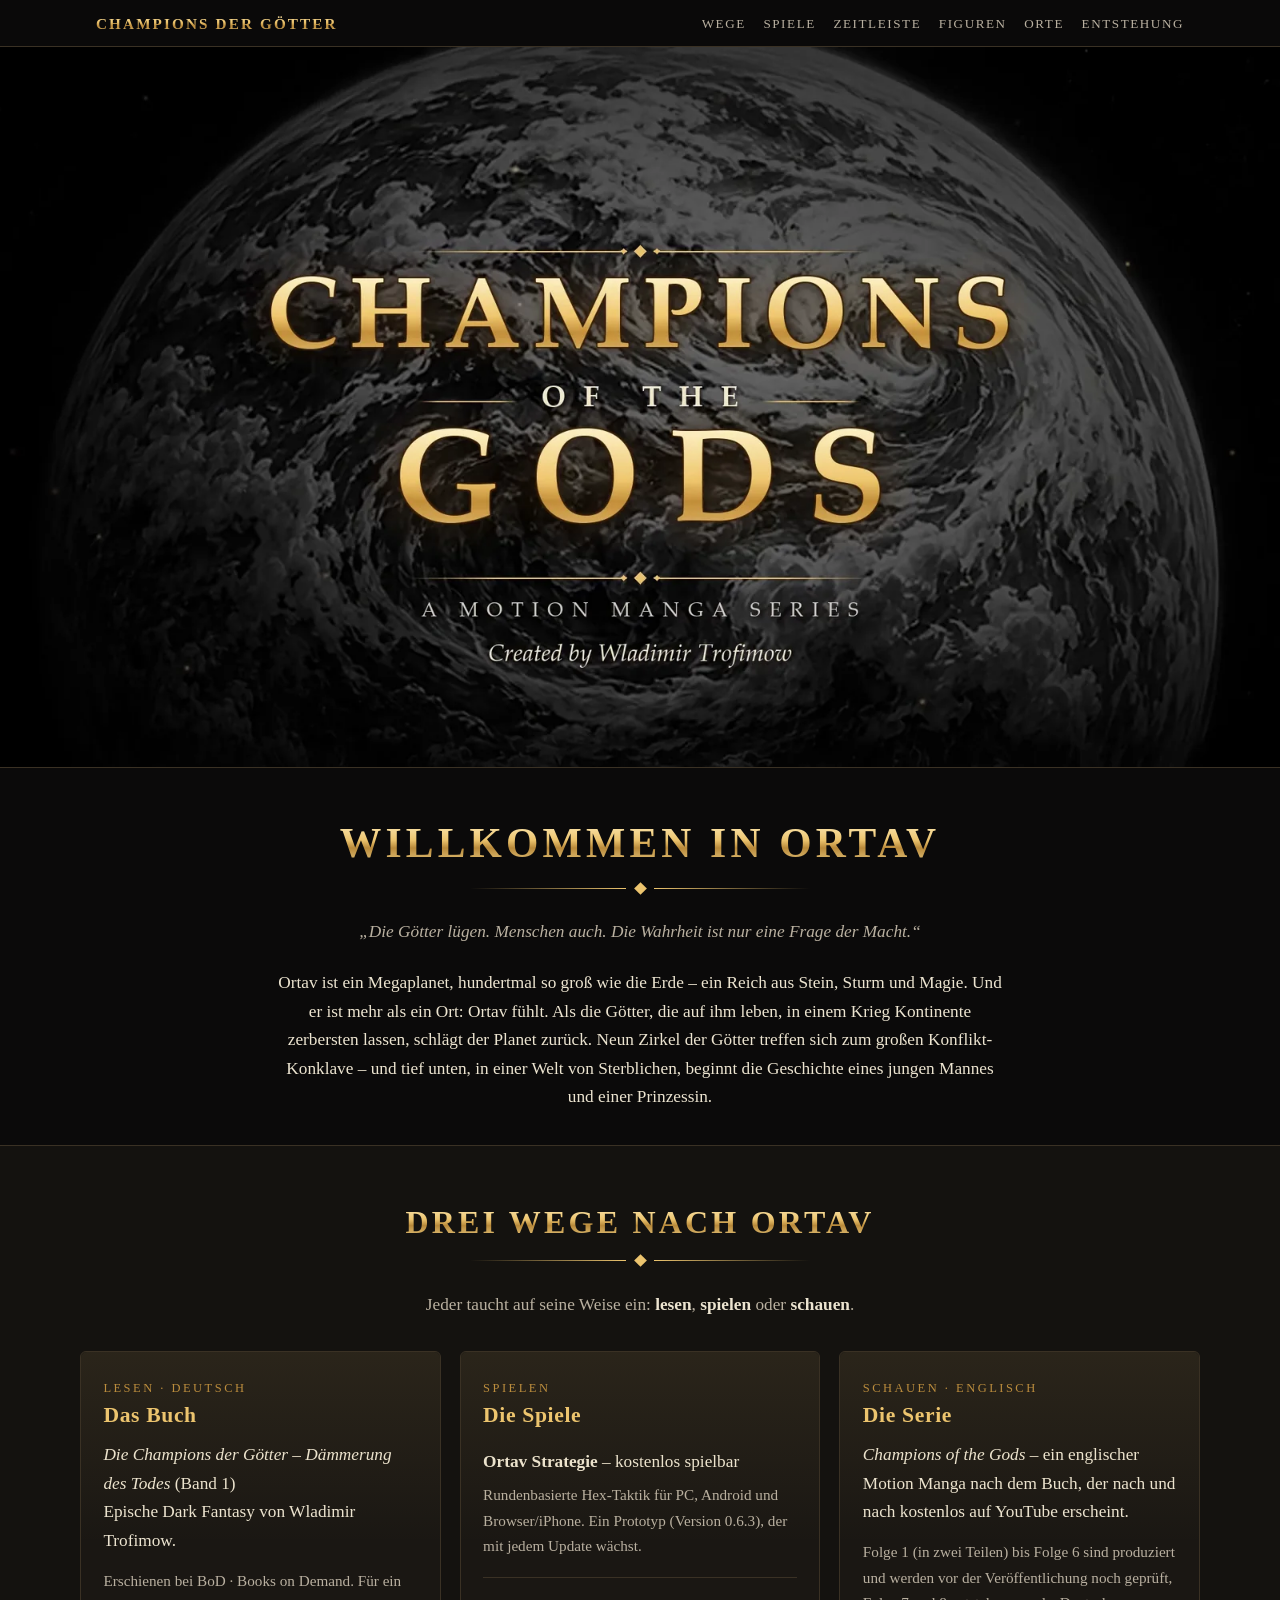
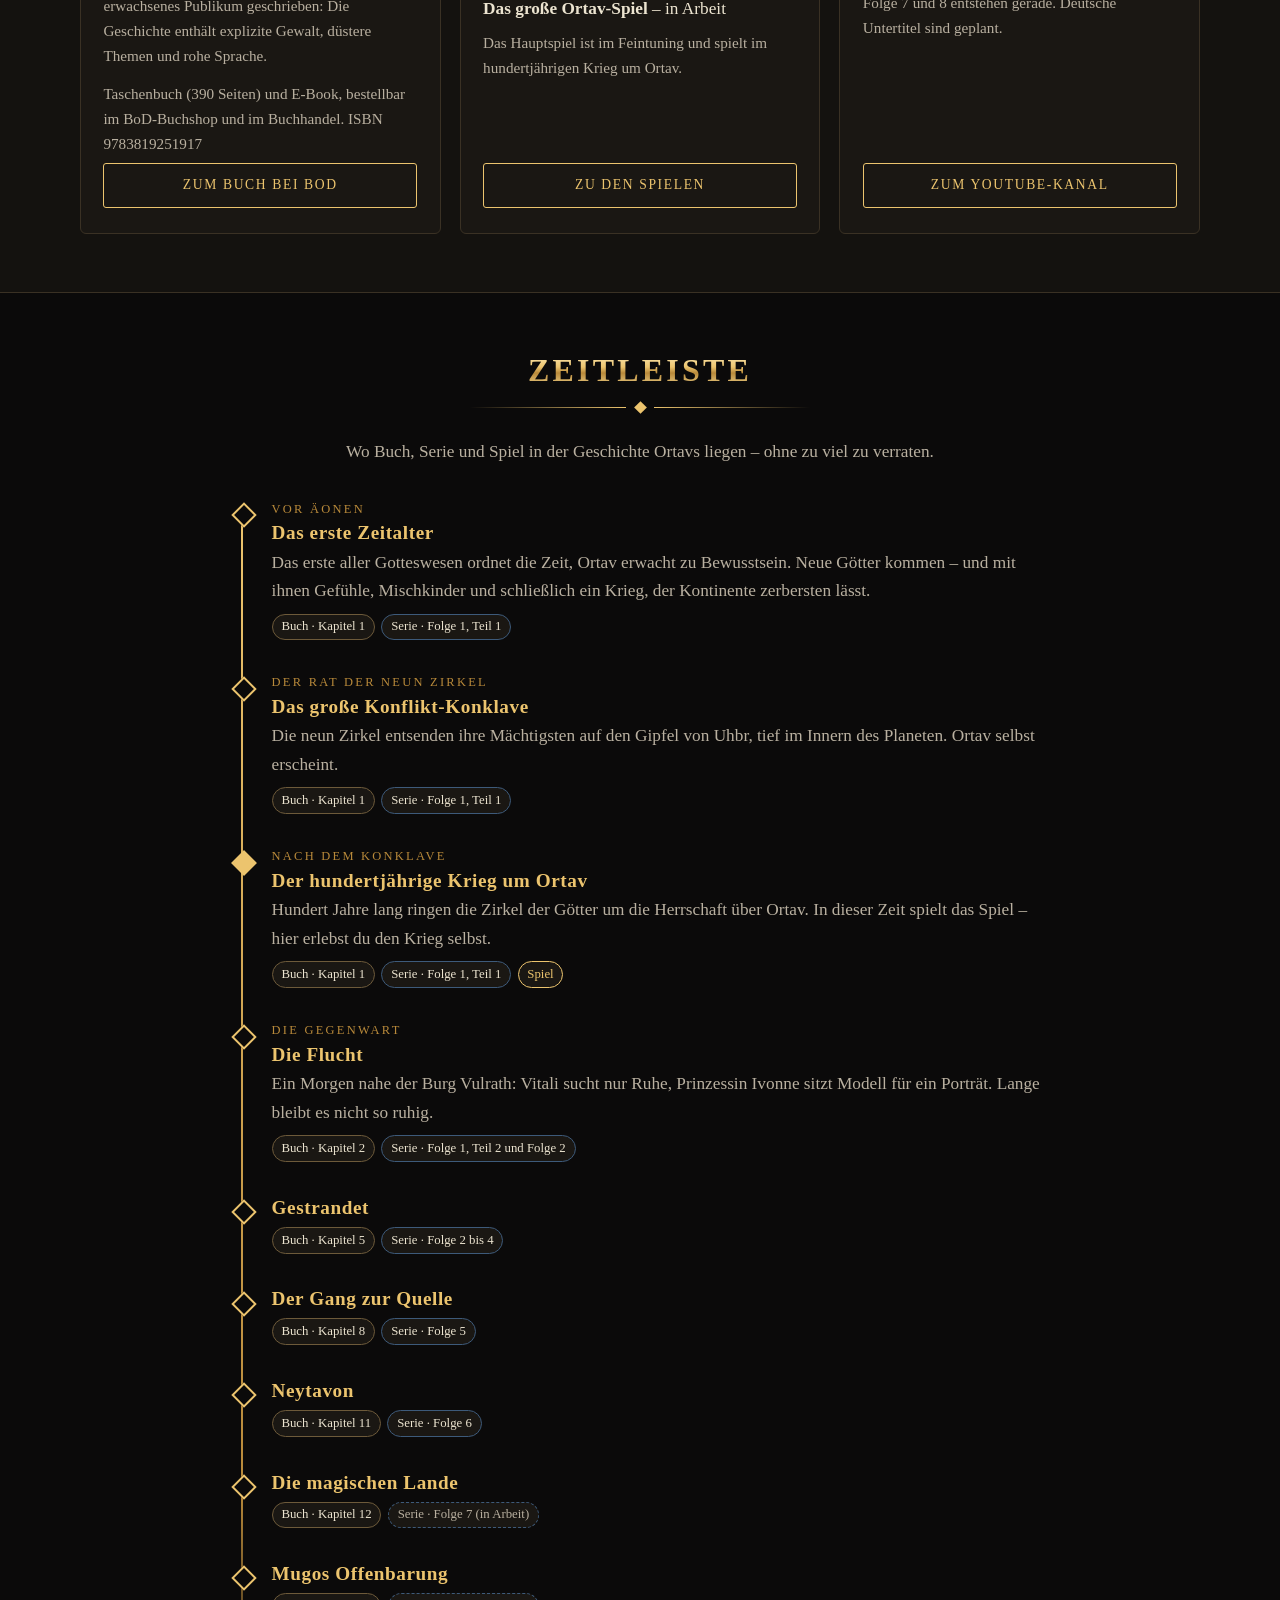
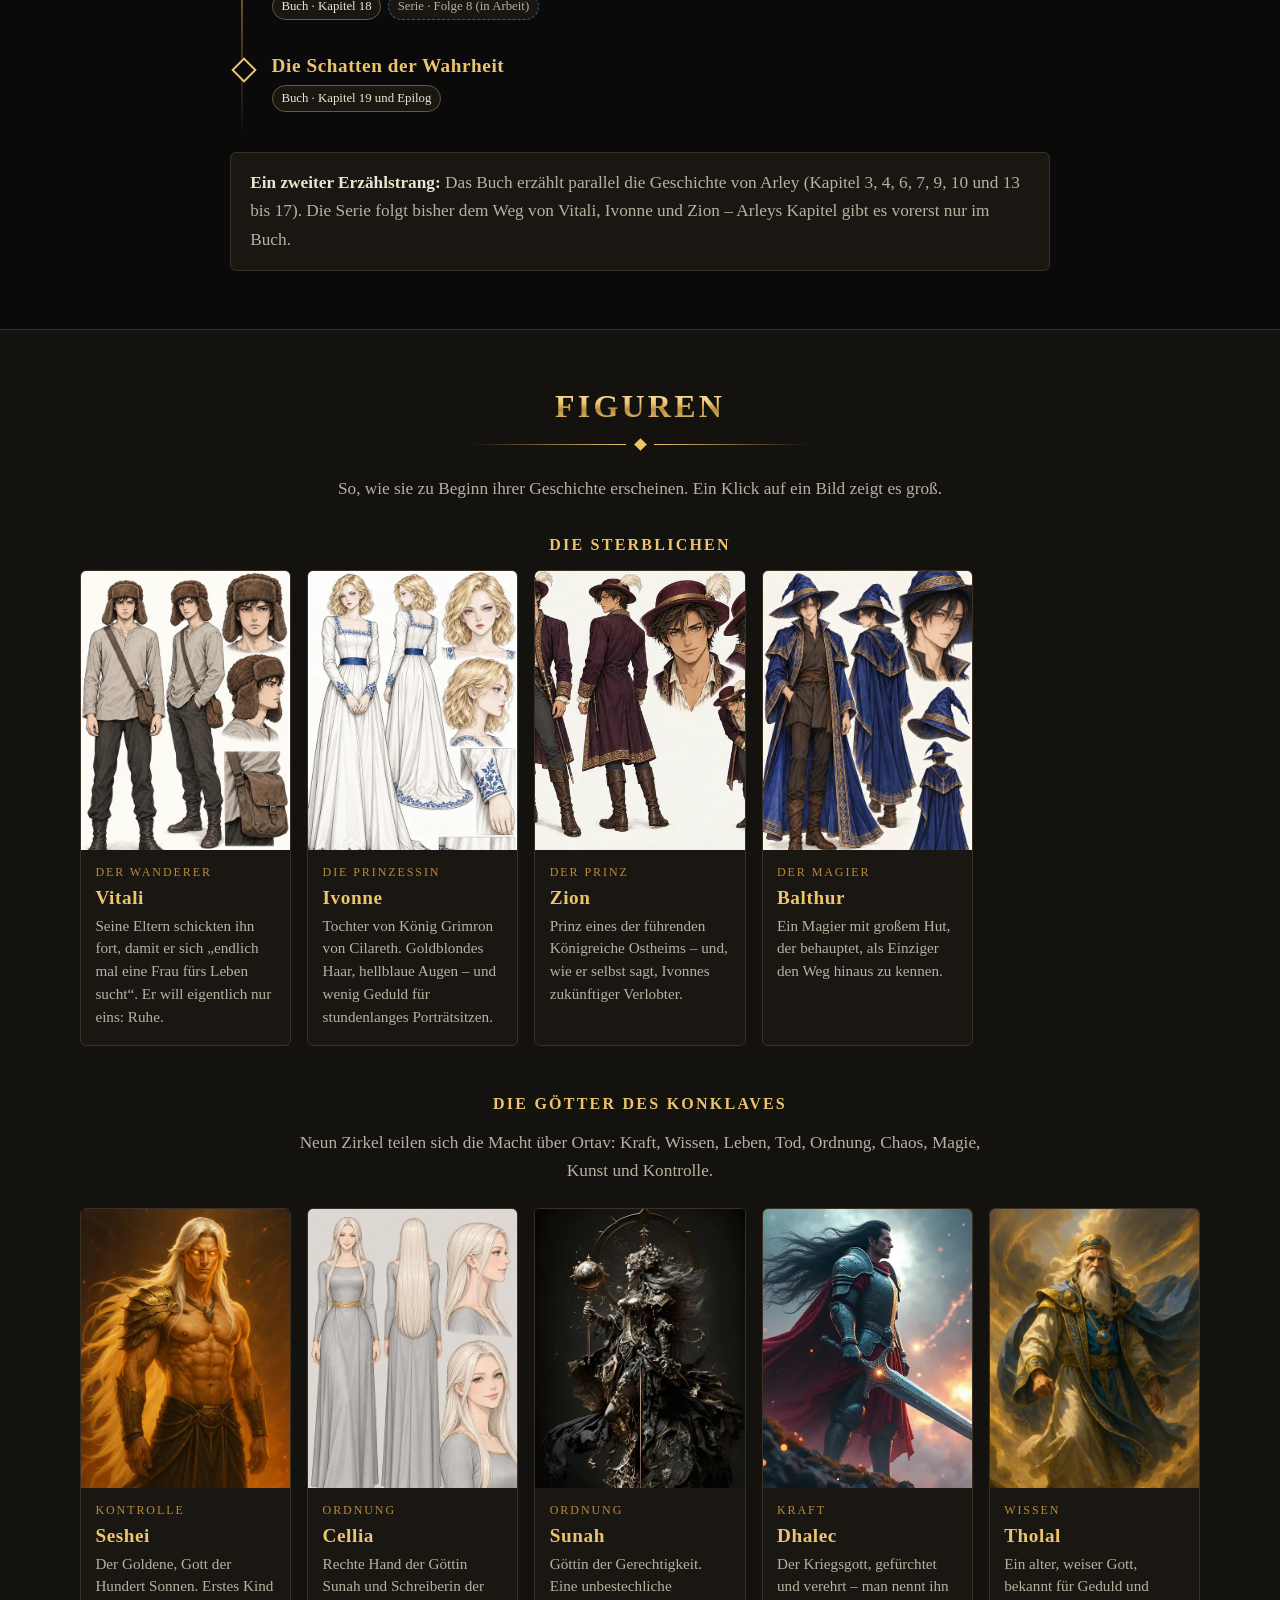
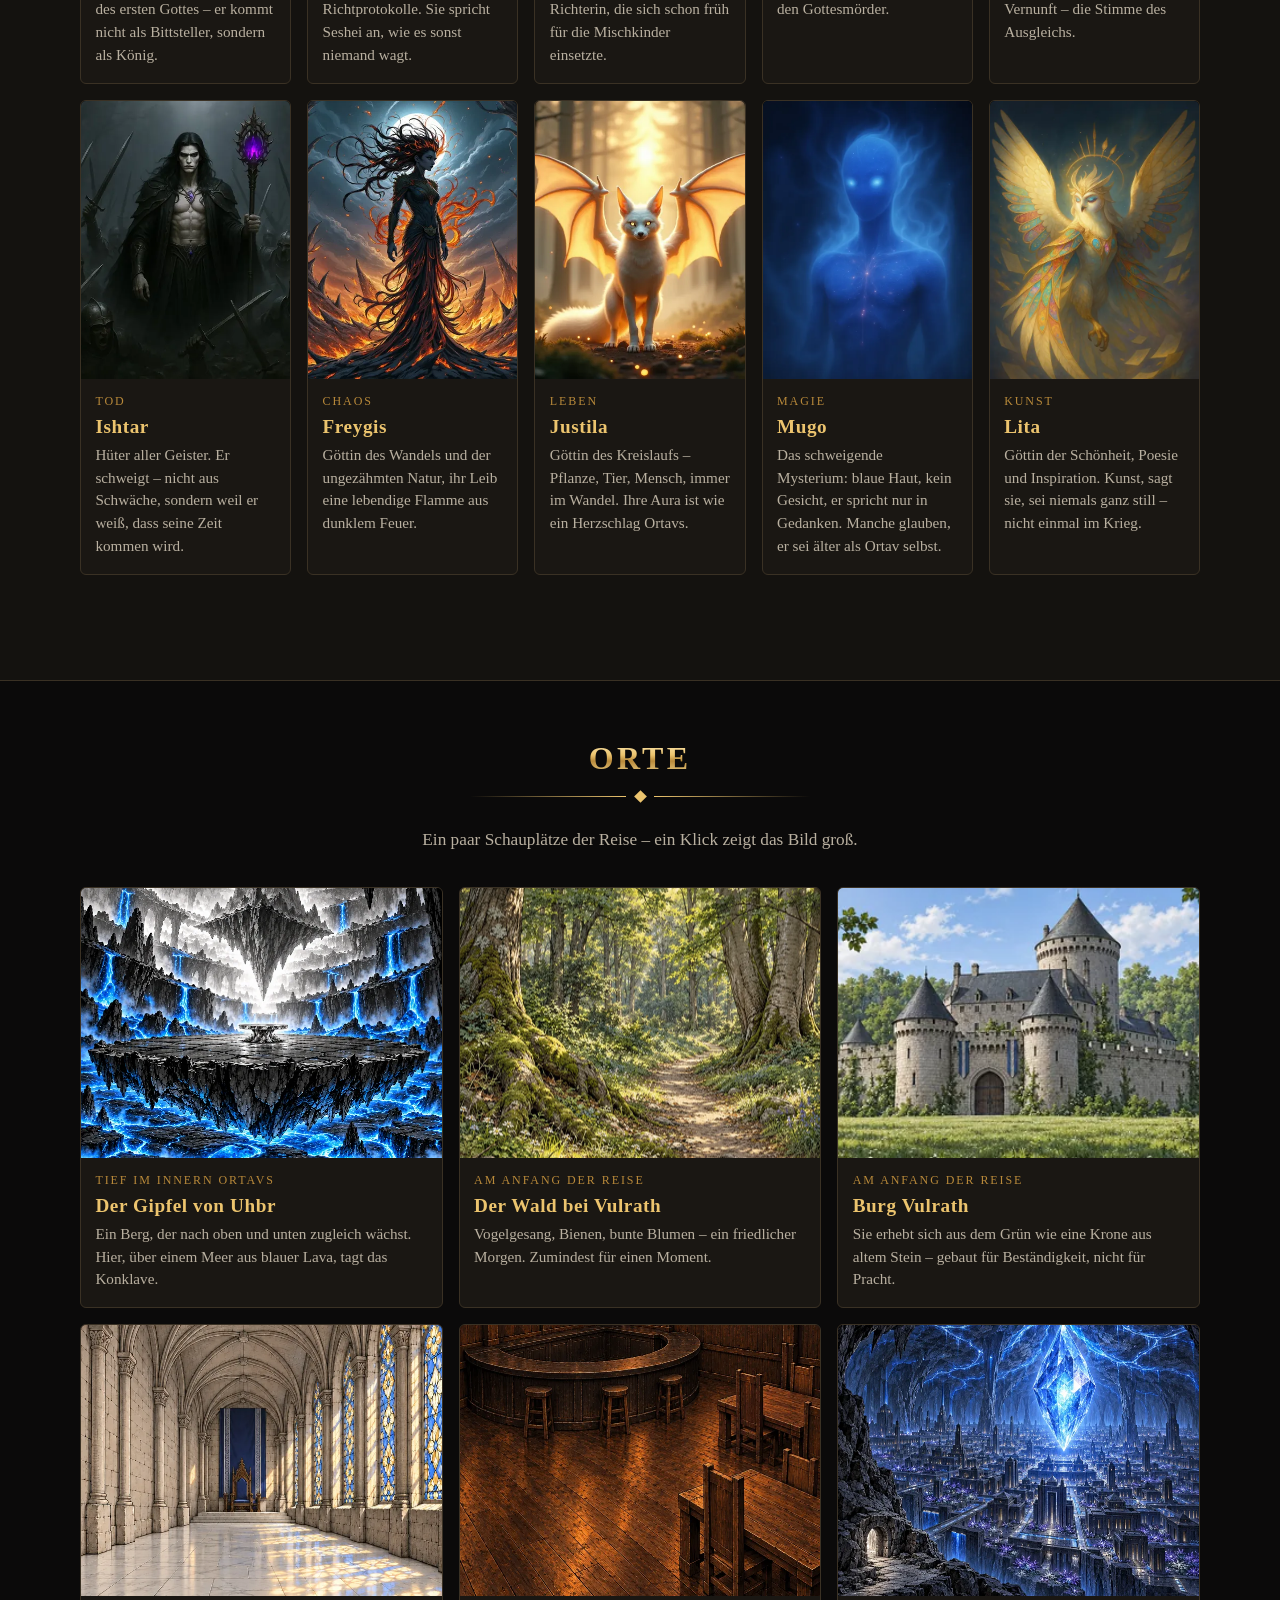
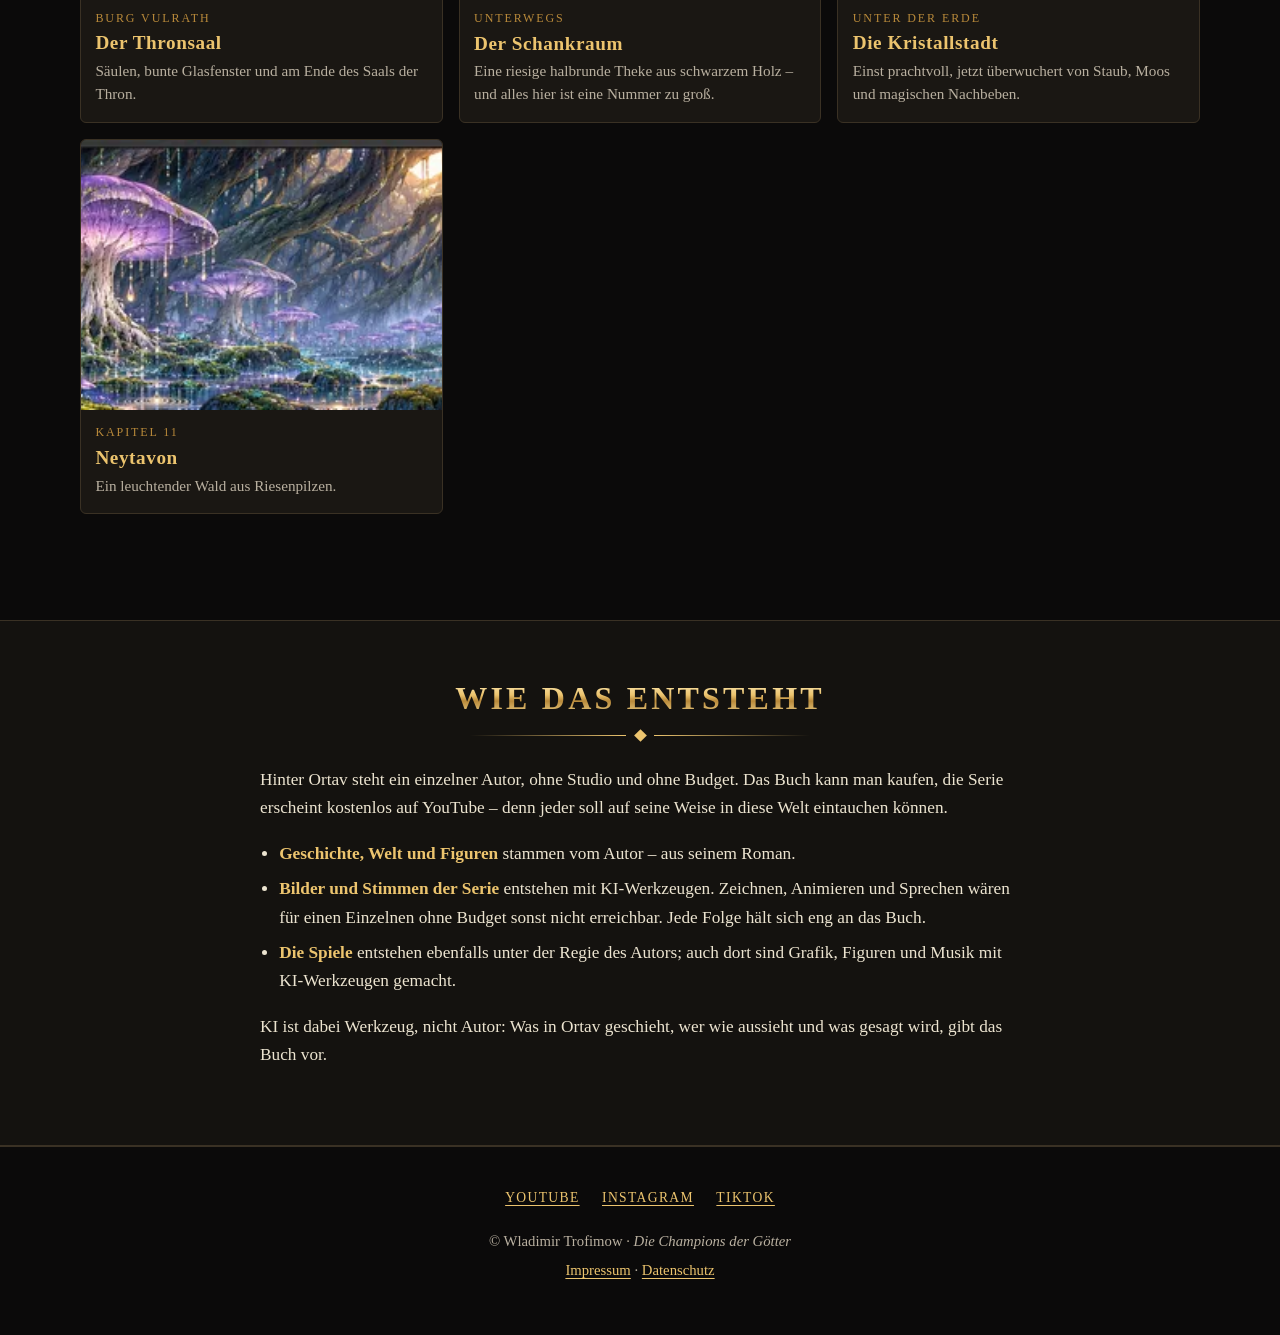
<file: index.html>
<!doctype html>
<html lang="de">
<head>
  <meta charset="utf-8">
  <meta name="viewport" content="width=device-width, initial-scale=1">
  <title>Champions der Götter – Willkommen in Ortav</title>
  <meta name="description" content="Die Welt Ortav aus dem Fantasy-Roman „Die Champions der Götter – Dämmerung des Todes“ von Wladimir Trofimow: Buch, Spiele und die englische Motion-Manga-Serie auf YouTube.">
  <meta name="theme-color" content="#0b0a0a">
  <meta property="og:type" content="website">
  <meta property="og:url" content="https://championsdergoetter-dotcom.github.io/">
  <meta property="og:title" content="Champions der Götter – Willkommen in Ortav">
  <meta property="og:description" content="Lesen, spielen oder schauen: drei Wege in die Welt Ortav.">
  <meta property="og:image" content="https://championsdergoetter-dotcom.github.io/img/vorschau.jpg">
  <link rel="icon" href="favicon.svg" type="image/svg+xml">
  <link rel="stylesheet" href="style.css">
</head>
<body>
<a class="skip" href="#inhalt">Zum Inhalt springen</a>

<header class="kopf">
  <div class="kopf-innen">
    <a class="marke" href="#top">Champions der Götter</a>
    <nav aria-label="Hauptnavigation">
      <ul>
        <li><a href="#wege">Wege</a></li>
        <li><a href="spiele.html">Spiele</a></li>
        <li><a href="#zeitleiste">Zeitleiste</a></li>
        <li><a href="#figuren">Figuren</a></li>
        <li><a href="#orte">Orte</a></li>
        <li><a href="#entstehung">Entstehung</a></li>
      </ul>
    </nav>
  </div>
</header>

<main id="inhalt">
  <div class="titel" id="top">
    <img src="img/titelkarte.webp"
         srcset="img/titelkarte-klein.webp 800w, img/titelkarte.webp 1600w"
         sizes="100vw" width="1600" height="900"
         alt="Titelkarte der Serie: in goldenen Buchstaben „Champions of the Gods“ vor dem dunklen Riesenplaneten Ortav">
  </div>

  <section class="einleitung" aria-labelledby="willkommen">
    <h1 id="willkommen">Willkommen in Ortav</h1>
    <div class="zier" aria-hidden="true"><span></span></div>
    <p class="motto">„Die Götter lügen. Menschen auch. Die Wahrheit ist nur eine Frage der Macht.“</p>
    <p>Ortav ist ein Megaplanet, hundertmal so groß wie die Erde – ein Reich aus Stein, Sturm und Magie.
      Und er ist mehr als ein Ort: Ortav fühlt. Als die Götter, die auf ihm leben, in einem Krieg
      Kontinente zerbersten lassen, schlägt der Planet zurück. Neun Zirkel der Götter treffen sich
      zum großen Konflikt-Konklave – und tief unten, in einer Welt von Sterblichen, beginnt die
      Geschichte eines jungen Mannes und einer Prinzessin.</p>
  </section>

  <!-- ===================== DREI WEGE ===================== -->
  <section class="abschnitt" id="wege" aria-labelledby="wege-titel">
    <div class="innen">
      <h2 id="wege-titel">Drei Wege nach Ortav</h2>
      <div class="zier" aria-hidden="true"><span></span></div>
      <p class="lead">Jeder taucht auf seine Weise ein: <strong>lesen</strong>, <strong>spielen</strong> oder <strong>schauen</strong>.</p>

      <div class="wege">
        <article class="weg">
          <p class="art">Lesen · Deutsch</p>
          <h3>Das Buch</h3>
          <p><em>Die Champions der Götter – Dämmerung des Todes</em> (Band 1)<br>Epische Dark Fantasy von Wladimir Trofimow.</p>
          <p class="klein">Erschienen bei BoD · Books on Demand. Für ein erwachsenes Publikum geschrieben: Die Geschichte enthält
            explizite Gewalt, düstere Themen und rohe Sprache.</p>
          <p class="klein">Taschenbuch (390 Seiten) und E-Book, bestellbar im BoD-Buchshop und im Buchhandel.
            ISBN 9783819251917</p>
          <a class="knopf" href="https://buchshop.bod.de/die-champions-der-goetter-wladimir-trofimow-9783819251917" rel="noopener">Zum Buch bei BoD</a>
        </article>

        <article class="weg">
          <p class="art">Spielen</p>
          <h3>Die Spiele</h3>
          <div class="spiele-zwei">
            <div class="eintrag">
              <p><strong>Ortav Strategie</strong> – kostenlos spielbar</p>
              <p class="klein">Rundenbasierte Hex-Taktik für PC, Android und Browser/iPhone. Ein Prototyp (Version 0.6.3), der mit jedem Update wächst.</p>
            </div>
            <div class="eintrag">
              <p><strong>Das große Ortav-Spiel</strong> – in Arbeit</p>
              <p class="klein">Das Hauptspiel ist im Feintuning und spielt im hundertjährigen Krieg um Ortav.</p>
            </div>
          </div>
          <a class="knopf" href="spiele.html">Zu den Spielen</a>
        </article>

        <article class="weg">
          <p class="art">Schauen · Englisch</p>
          <h3>Die Serie</h3>
          <p><em>Champions of the Gods</em> – ein englischer Motion Manga nach dem Buch, der nach und nach kostenlos auf YouTube erscheint.</p>
          <p class="klein">Folge 1 (in zwei Teilen) bis Folge 6 sind produziert und werden vor der Veröffentlichung noch geprüft,
            Folge 7 und 8 entstehen gerade. Deutsche Untertitel sind geplant.</p>
          <a class="knopf" href="https://www.youtube.com/@DieChampionsderG%C3%B6tterOffiziell" rel="noopener">Zum YouTube-Kanal</a>
        </article>
      </div>
    </div>
  </section>

  <!-- ===================== ZEITLEISTE ===================== -->
  <section class="abschnitt" id="zeitleiste" aria-labelledby="zeit-titel">
    <div class="innen">
      <h2 id="zeit-titel">Zeitleiste</h2>
      <div class="zier" aria-hidden="true"><span></span></div>
      <p class="lead">Wo Buch, Serie und Spiel in der Geschichte Ortavs liegen – ohne zu viel zu verraten.</p>

      <ol class="zeitleiste">
        <li>
          <p class="epoche">Vor Äonen</p>
          <h3>Das erste Zeitalter</h3>
          <p>Das erste aller Gotteswesen ordnet die Zeit, Ortav erwacht zu Bewusstsein. Neue Götter kommen –
            und mit ihnen Gefühle, Mischkinder und schließlich ein Krieg, der Kontinente zerbersten lässt.</p>
          <ul class="marken"><li class="buch">Buch · Kapitel 1</li><li class="serie">Serie · Folge 1, Teil 1</li></ul>
        </li>
        <li>
          <p class="epoche">Der Rat der neun Zirkel</p>
          <h3>Das große Konflikt-Konklave</h3>
          <p>Die neun Zirkel entsenden ihre Mächtigsten auf den Gipfel von Uhbr, tief im Innern des Planeten. Ortav selbst erscheint.</p>
          <ul class="marken"><li class="buch">Buch · Kapitel 1</li><li class="serie">Serie · Folge 1, Teil 1</li></ul>
        </li>
        <li class="spiel">
          <p class="epoche">Nach dem Konklave</p>
          <h3>Der hundertjährige Krieg um Ortav</h3>
          <p>Hundert Jahre lang ringen die Zirkel der Götter um die Herrschaft über Ortav.
            In dieser Zeit spielt das Spiel – hier erlebst du den Krieg selbst.</p>
          <ul class="marken"><li class="buch">Buch · Kapitel 1</li><li class="serie">Serie · Folge 1, Teil 1</li><li class="spiel">Spiel</li></ul>
        </li>
        <li>
          <p class="epoche">Die Gegenwart</p>
          <h3>Die Flucht</h3>
          <p>Ein Morgen nahe der Burg Vulrath: Vitali sucht nur Ruhe, Prinzessin Ivonne sitzt Modell für ein Porträt. Lange bleibt es nicht so ruhig.</p>
          <ul class="marken"><li class="buch">Buch · Kapitel 2</li><li class="serie">Serie · Folge 1, Teil 2 und Folge 2</li></ul>
        </li>
        <li>
          <h3>Gestrandet</h3>
          <ul class="marken"><li class="buch">Buch · Kapitel 5</li><li class="serie">Serie · Folge 2 bis 4</li></ul>
        </li>
        <li>
          <h3>Der Gang zur Quelle</h3>
          <ul class="marken"><li class="buch">Buch · Kapitel 8</li><li class="serie">Serie · Folge 5</li></ul>
        </li>
        <li>
          <h3>Neytavon</h3>
          <ul class="marken"><li class="buch">Buch · Kapitel 11</li><li class="serie">Serie · Folge 6</li></ul>
        </li>
        <li>
          <h3>Die magischen Lande</h3>
          <ul class="marken"><li class="buch">Buch · Kapitel 12</li><li class="serie wip">Serie · Folge 7 (in Arbeit)</li></ul>
        </li>
        <li>
          <h3>Mugos Offenbarung</h3>
          <ul class="marken"><li class="buch">Buch · Kapitel 18</li><li class="serie wip">Serie · Folge 8 (in Arbeit)</li></ul>
        </li>
        <li>
          <h3>Die Schatten der Wahrheit</h3>
          <ul class="marken"><li class="buch">Buch · Kapitel 19 und Epilog</li></ul>
        </li>
      </ol>

      <div class="nebenstrang">
        <strong>Ein zweiter Erzählstrang:</strong> Das Buch erzählt parallel die Geschichte von Arley
        (Kapitel 3, 4, 6, 7, 9, 10 und 13 bis 17). Die Serie folgt bisher dem Weg von Vitali, Ivonne und Zion –
        Arleys Kapitel gibt es vorerst nur im Buch.
      </div>
    </div>
  </section>

  <!-- ===================== FIGUREN ===================== -->
  <section class="abschnitt" id="figuren" aria-labelledby="fig-titel">
    <div class="innen">
      <h2 id="fig-titel">Figuren</h2>
      <div class="zier" aria-hidden="true"><span></span></div>
      <p class="lead">So, wie sie zu Beginn ihrer Geschichte erscheinen. Ein Klick auf ein Bild zeigt es groß.</p>

      <h3 class="gruppe">Die Sterblichen</h3>
      <div class="karten">
        <figure class="karte">
          <a class="bild" href="img/fig-vitali-gross.webp"><img src="img/fig-vitali.webp" width="520" height="780" loading="lazy" alt="Vitali: junger Mann mit brauner Ushanka, schlichtem Hemd und Umhängetasche"></a>
          <figcaption><span class="rolle">Der Wanderer</span><h3>Vitali</h3>
            <p>Seine Eltern schickten ihn fort, damit er sich „endlich mal eine Frau fürs Leben sucht“. Er will eigentlich nur eins: Ruhe.</p></figcaption>
        </figure>
        <figure class="karte">
          <a class="bild" href="img/fig-ivonne-gross.webp"><img src="img/fig-ivonne.webp" width="520" height="780" loading="lazy" alt="Ivonne: junge Frau mit goldblondem, welligem Haar in einem weißen Kleid"></a>
          <figcaption><span class="rolle">Die Prinzessin</span><h3>Ivonne</h3>
            <p>Tochter von König Grimron von Cilareth. Goldblondes Haar, hellblaue Augen – und wenig Geduld für stundenlanges Porträtsitzen.</p></figcaption>
        </figure>
        <figure class="karte">
          <a class="bild" href="img/fig-zion-gross.webp"><img src="img/fig-zion.webp" width="520" height="475" loading="lazy" alt="Zion: junger Mann mit Federhut und weinrotem Mantel"></a>
          <figcaption><span class="rolle">Der Prinz</span><h3>Zion</h3>
            <p>Prinz eines der führenden Königreiche Ostheims – und, wie er selbst sagt, Ivonnes zukünftiger Verlobter.</p></figcaption>
        </figure>
        <figure class="karte">
          <a class="bild" href="img/fig-balthur-gross.webp"><img src="img/fig-balthur.webp" width="520" height="780" loading="lazy" alt="Balthur: Magier mit breitkrempigem blauem Spitzhut und blauem Mantel"></a>
          <figcaption><span class="rolle">Der Magier</span><h3>Balthur</h3>
            <p>Ein Magier mit großem Hut, der behauptet, als Einziger den Weg hinaus zu kennen.</p></figcaption>
        </figure>
      </div>

      <h3 class="gruppe">Die Götter des Konklaves</h3>
      <p class="lead">Neun Zirkel teilen sich die Macht über Ortav: Kraft, Wissen, Leben, Tod, Ordnung, Chaos, Magie, Kunst und Kontrolle.</p>
      <div class="karten">
        <figure class="karte">
          <a class="bild" href="img/fig-seshei-gross.webp"><img src="img/fig-seshei.webp" width="520" height="780" loading="lazy" alt="Seshei: Gott mit langem weißem Haar in goldenem Licht"></a>
          <figcaption><span class="rolle">Kontrolle</span><h3>Seshei</h3>
            <p>Der Goldene, Gott der Hundert Sonnen. Erstes Kind des ersten Gottes – er kommt nicht als Bittsteller, sondern als König.</p></figcaption>
        </figure>
        <figure class="karte">
          <a class="bild" href="img/fig-cellia-gross.webp"><img src="img/fig-cellia.webp" width="520" height="780" loading="lazy" alt="Cellia: Göttin mit hüftlangem weißblondem Haar in silbergrauem Kleid"></a>
          <figcaption><span class="rolle">Ordnung</span><h3>Cellia</h3>
            <p>Rechte Hand der Göttin Sunah und Schreiberin der Richtprotokolle. Sie spricht Seshei an, wie es sonst niemand wagt.</p></figcaption>
        </figure>
        <figure class="karte">
          <a class="bild" href="img/fig-sunah-gross.webp"><img src="img/fig-sunah.webp" width="520" height="650" loading="lazy" alt="Sunah: Göttin in dunkler, reich verzierter Rüstung"></a>
          <figcaption><span class="rolle">Ordnung</span><h3>Sunah</h3>
            <p>Göttin der Gerechtigkeit. Eine unbestechliche Richterin, die sich schon früh für die Mischkinder einsetzte.</p></figcaption>
        </figure>
        <figure class="karte">
          <a class="bild" href="img/fig-dhalec-gross.webp"><img src="img/fig-dhalec.webp" width="520" height="428" loading="lazy" alt="Dhalec: gerüsteter Krieger mit rotem Umhang und Schwert vor einem Sternenhimmel"></a>
          <figcaption><span class="rolle">Kraft</span><h3>Dhalec</h3>
            <p>Der Kriegsgott, gefürchtet und verehrt – man nennt ihn den Gottesmörder.</p></figcaption>
        </figure>
        <figure class="karte">
          <a class="bild" href="img/fig-tholal-gross.webp"><img src="img/fig-tholal.webp" width="520" height="780" loading="lazy" alt="Tholal: alter Gott mit langem weißem Bart in goldblauen Gewändern"></a>
          <figcaption><span class="rolle">Wissen</span><h3>Tholal</h3>
            <p>Ein alter, weiser Gott, bekannt für Geduld und Vernunft – die Stimme des Ausgleichs.</p></figcaption>
        </figure>
        <figure class="karte">
          <a class="bild" href="img/fig-ishtar-gross.webp"><img src="img/fig-ishtar.webp" width="520" height="520" loading="lazy" alt="Ishtar: dunkle Gestalt mit violett leuchtendem Stab inmitten von Schatten"></a>
          <figcaption><span class="rolle">Tod</span><h3>Ishtar</h3>
            <p>Hüter aller Geister. Er schweigt – nicht aus Schwäche, sondern weil er weiß, dass seine Zeit kommen wird.</p></figcaption>
        </figure>
        <figure class="karte">
          <a class="bild" href="img/fig-freygis-gross.webp"><img src="img/fig-freygis.webp" width="520" height="520" loading="lazy" alt="Freygis: Göttin aus dunklem Feuer"></a>
          <figcaption><span class="rolle">Chaos</span><h3>Freygis</h3>
            <p>Göttin des Wandels und der ungezähmten Natur, ihr Leib eine lebendige Flamme aus dunklem Feuer.</p></figcaption>
        </figure>
        <figure class="karte">
          <a class="bild" href="img/fig-justila-gross.webp"><img src="img/fig-justila.webp" width="520" height="520" loading="lazy" alt="Justila: geflügeltes, fuchsartiges Wesen in goldenem Waldlicht"></a>
          <figcaption><span class="rolle">Leben</span><h3>Justila</h3>
            <p>Göttin des Kreislaufs – Pflanze, Tier, Mensch, immer im Wandel. Ihre Aura ist wie ein Herzschlag Ortavs.</p></figcaption>
        </figure>
        <figure class="karte">
          <a class="bild" href="img/fig-mugo-gross.webp"><img src="img/fig-mugo.webp" width="520" height="780" loading="lazy" alt="Mugo: blaue, gesichtslose Gestalt mit leuchtenden Augen"></a>
          <figcaption><span class="rolle">Magie</span><h3>Mugo</h3>
            <p>Das schweigende Mysterium: blaue Haut, kein Gesicht, er spricht nur in Gedanken. Manche glauben, er sei älter als Ortav selbst.</p></figcaption>
        </figure>
        <figure class="karte">
          <a class="bild" href="img/fig-lita-gross.webp"><img src="img/fig-lita.webp" width="520" height="780" loading="lazy" alt="Lita: geflügelte, goldene Gestalt mit Strahlenkranz"></a>
          <figcaption><span class="rolle">Kunst</span><h3>Lita</h3>
            <p>Göttin der Schönheit, Poesie und Inspiration. Kunst, sagt sie, sei niemals ganz still – nicht einmal im Krieg.</p></figcaption>
        </figure>
      </div>
    </div>
  </section>

  <!-- ===================== ORTE ===================== -->
  <section class="abschnitt" id="orte" aria-labelledby="orte-titel">
    <div class="innen">
      <h2 id="orte-titel">Orte</h2>
      <div class="zier" aria-hidden="true"><span></span></div>
      <p class="lead">Ein paar Schauplätze der Reise – ein Klick zeigt das Bild groß.</p>
      <div class="karten orte">
        <figure class="karte">
          <a class="bild" href="img/ort-uhbr-gross.webp"><img src="img/ort-uhbr.webp" width="720" height="756" loading="lazy" alt="Eine schwebende Plattform aus dunklem Stein über einem Meer aus blau leuchtender Lava, darüber ein umgekehrter Berg"></a>
          <figcaption><span class="rolle">Tief im Innern Ortavs</span><h3>Der Gipfel von Uhbr</h3>
            <p>Ein Berg, der nach oben und unten zugleich wächst. Hier, über einem Meer aus blauer Lava, tagt das Konklave.</p></figcaption>
        </figure>
        <figure class="karte">
          <a class="bild" href="img/ort-wald-vulrath-gross.webp"><img src="img/ort-wald-vulrath.webp" width="720" height="691" loading="lazy" alt="Sonniger Waldweg zwischen moosbewachsenen Bäumen"></a>
          <figcaption><span class="rolle">Am Anfang der Reise</span><h3>Der Wald bei Vulrath</h3>
            <p>Vogelgesang, Bienen, bunte Blumen – ein friedlicher Morgen. Zumindest für einen Moment.</p></figcaption>
        </figure>
        <figure class="karte">
          <a class="bild" href="img/ort-burg-vulrath-gross.webp"><img src="img/ort-burg-vulrath.webp" width="720" height="240" loading="lazy" alt="Eine graue Steinburg mit spitzen Schieferdächern hinter einer grünen Wiese"></a>
          <figcaption><span class="rolle">Am Anfang der Reise</span><h3>Burg Vulrath</h3>
            <p>Sie erhebt sich aus dem Grün wie eine Krone aus altem Stein – gebaut für Beständigkeit, nicht für Pracht.</p></figcaption>
        </figure>
        <figure class="karte">
          <a class="bild" href="img/ort-thronsaal-gross.webp"><img src="img/ort-thronsaal.webp" width="720" height="529" loading="lazy" alt="Ein heller Thronsaal mit Säulen und bunten Glasfenstern"></a>
          <figcaption><span class="rolle">Burg Vulrath</span><h3>Der Thronsaal</h3>
            <p>Säulen, bunte Glasfenster und am Ende des Saals der Thron.</p></figcaption>
        </figure>
        <figure class="karte">
          <a class="bild" href="img/ort-schankraum-gross.webp"><img src="img/ort-schankraum.webp" width="720" height="1080" loading="lazy" alt="Ein holzgetäfelter Schankraum mit halbrunder schwarzer Theke"></a>
          <figcaption><span class="rolle">Unterwegs</span><h3>Der Schankraum</h3>
            <p>Eine riesige halbrunde Theke aus schwarzem Holz – und alles hier ist eine Nummer zu groß.</p></figcaption>
        </figure>
        <figure class="karte">
          <a class="bild" href="img/ort-kristallstadt-gross.webp"><img src="img/ort-kristallstadt.webp" width="720" height="626" loading="lazy" alt="Eine dunkle Stadt in einer riesigen Höhle, über ihr ein blau leuchtender Kristall"></a>
          <figcaption><span class="rolle">Unter der Erde</span><h3>Die Kristallstadt</h3>
            <p>Einst prachtvoll, jetzt überwuchert von Staub, Moos und magischen Nachbeben.</p></figcaption>
        </figure>
        <figure class="karte">
          <a class="bild" href="img/ort-neytavon-gross.webp"><img src="img/ort-neytavon.webp" width="720" height="168" loading="lazy" alt="Ein Wald aus riesigen violetten Pilzen"></a>
          <figcaption><span class="rolle">Kapitel 11</span><h3>Neytavon</h3>
            <p>Ein leuchtender Wald aus Riesenpilzen.</p></figcaption>
        </figure>
      </div>
    </div>
  </section>

  <!-- ===================== ENTSTEHUNG ===================== -->
  <section class="abschnitt" id="entstehung" aria-labelledby="ent-titel">
    <div class="innen entstehung">
      <h2 id="ent-titel">Wie das entsteht</h2>
      <div class="zier" aria-hidden="true"><span></span></div>
      <p>Hinter Ortav steht ein einzelner Autor, ohne Studio und ohne Budget. Das Buch kann man kaufen, die Serie
        erscheint kostenlos auf YouTube – denn jeder soll auf seine Weise in diese Welt eintauchen können.</p>
      <ul>
        <li><strong>Geschichte, Welt und Figuren</strong> stammen vom Autor – aus seinem Roman.</li>
        <li><strong>Bilder und Stimmen der Serie</strong> entstehen mit KI-Werkzeugen. Zeichnen, Animieren und Sprechen
          wären für einen Einzelnen ohne Budget sonst nicht erreichbar. Jede Folge hält sich eng an das Buch.</li>
        <li><strong>Die Spiele</strong> entstehen ebenfalls unter der Regie des Autors; auch dort sind Grafik, Figuren und Musik mit KI-Werkzeugen gemacht.</li>
      </ul>
      <p>KI ist dabei Werkzeug, nicht Autor: Was in Ortav geschieht, wer wie aussieht und was gesagt wird, gibt das Buch vor.</p>
    </div>
  </section>
</main>

<footer class="fuss">
  <ul class="kanaele">
    <li><a href="https://www.youtube.com/@DieChampionsderG%C3%B6tterOffiziell" rel="noopener">YouTube</a></li>
    <li><a href="https://www.instagram.com/championsdergoetter" rel="noopener">Instagram</a></li>
    <li><a href="https://www.tiktok.com/@champions.der.gtt" rel="noopener">TikTok</a></li>
  </ul>
  <p>© Wladimir Trofimow · <em>Die Champions der Götter</em></p>
  <p><a href="impressum.html">Impressum</a> · <a href="datenschutz.html">Datenschutz</a></p>
</footer>
</body>
</html>
</file>
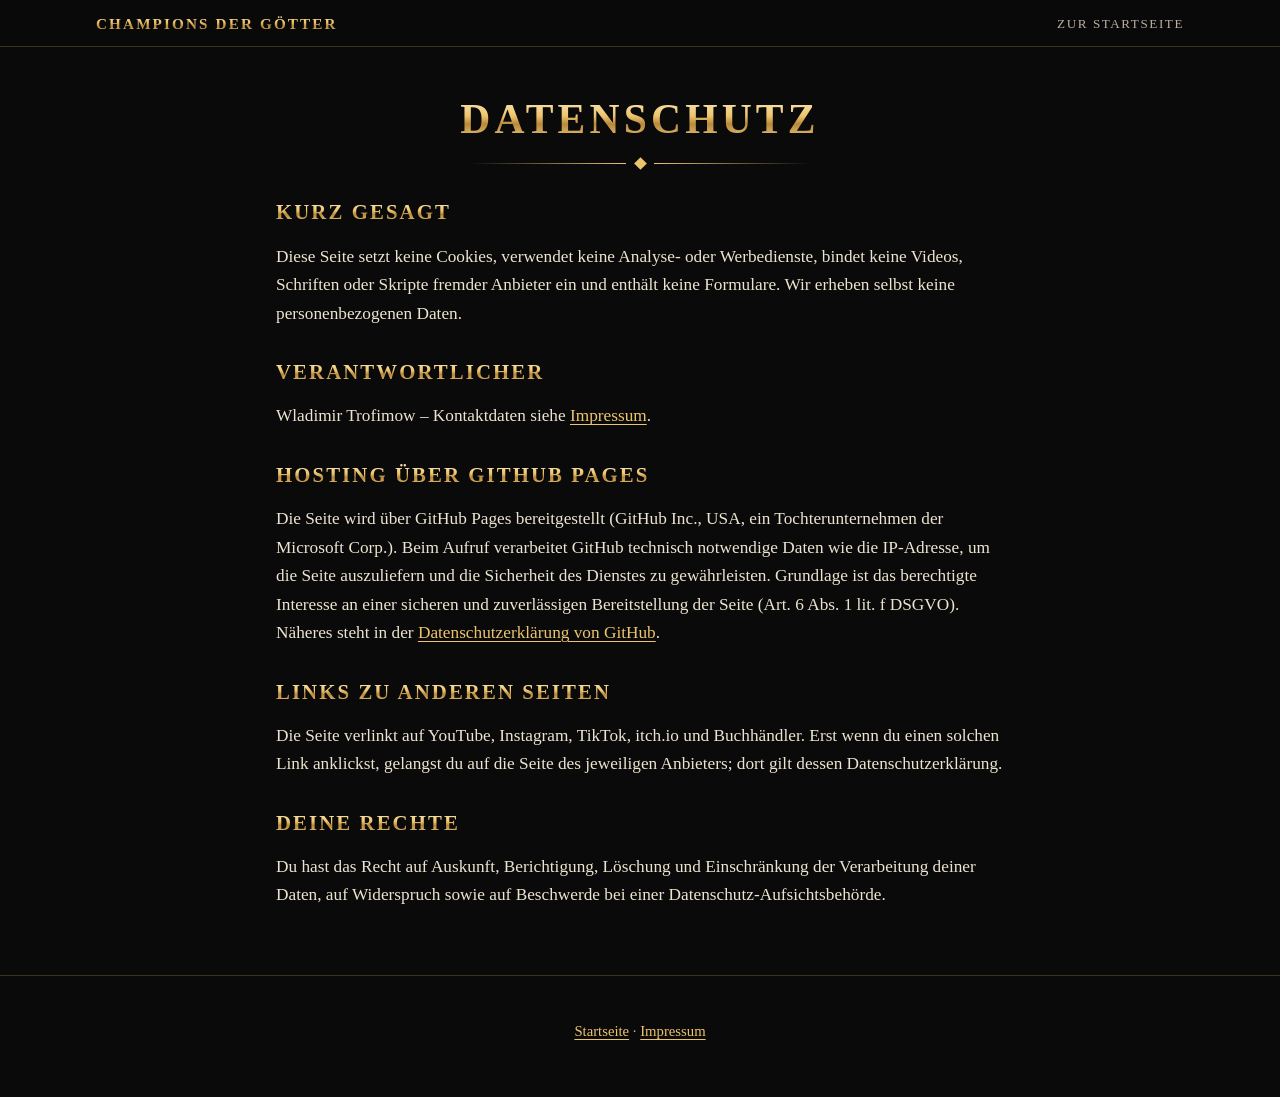
<file: datenschutz.html>
<!doctype html>
<html lang="de">
<head>
  <meta charset="utf-8">
  <meta name="viewport" content="width=device-width, initial-scale=1">
  <title>Datenschutz – Champions der Götter</title>
  <meta name="robots" content="noindex">
  <meta name="theme-color" content="#0b0a0a">
  <link rel="icon" href="favicon.svg" type="image/svg+xml">
  <link rel="stylesheet" href="style.css">
</head>
<body>
<header class="kopf">
  <div class="kopf-innen">
    <a class="marke" href="index.html">Champions der Götter</a>
    <nav aria-label="Hauptnavigation"><ul><li><a href="index.html">Zur Startseite</a></li></ul></nav>
  </div>
</header>
<main class="text-seite">
  <h1>Datenschutz</h1>
  <div class="zier" aria-hidden="true"><span></span></div>

  <h2>Kurz gesagt</h2>
  <p>Diese Seite setzt keine Cookies, verwendet keine Analyse- oder Werbedienste, bindet keine Videos,
    Schriften oder Skripte fremder Anbieter ein und enthält keine Formulare. Wir erheben selbst keine personenbezogenen Daten.</p>

  <h2>Verantwortlicher</h2>
  <p>Wladimir Trofimow – Kontaktdaten siehe <a href="impressum.html">Impressum</a>.</p>

  <h2>Hosting über GitHub Pages</h2>
  <p>Die Seite wird über GitHub Pages bereitgestellt (GitHub Inc., USA, ein Tochterunternehmen der Microsoft Corp.).
    Beim Aufruf verarbeitet GitHub technisch notwendige Daten wie die IP-Adresse, um die Seite auszuliefern und
    die Sicherheit des Dienstes zu gewährleisten. Grundlage ist das berechtigte Interesse an einer sicheren und
    zuverlässigen Bereitstellung der Seite (Art. 6 Abs. 1 lit. f DSGVO). Näheres steht in der
    <a href="https://docs.github.com/de/site-policy/privacy-policies/github-general-privacy-statement" rel="noopener">Datenschutzerklärung von GitHub</a>.</p>

  <h2>Links zu anderen Seiten</h2>
  <p>Die Seite verlinkt auf YouTube, Instagram, TikTok, itch.io und Buchhändler. Erst wenn du einen solchen Link anklickst,
    gelangst du auf die Seite des jeweiligen Anbieters; dort gilt dessen Datenschutzerklärung.</p>

  <h2>Deine Rechte</h2>
  <p>Du hast das Recht auf Auskunft, Berichtigung, Löschung und Einschränkung der Verarbeitung deiner Daten,
    auf Widerspruch sowie auf Beschwerde bei einer Datenschutz-Aufsichtsbehörde.</p>
</main>
<footer class="fuss"><p><a href="index.html">Startseite</a> · <a href="impressum.html">Impressum</a></p></footer>
</body>
</html>
</file>
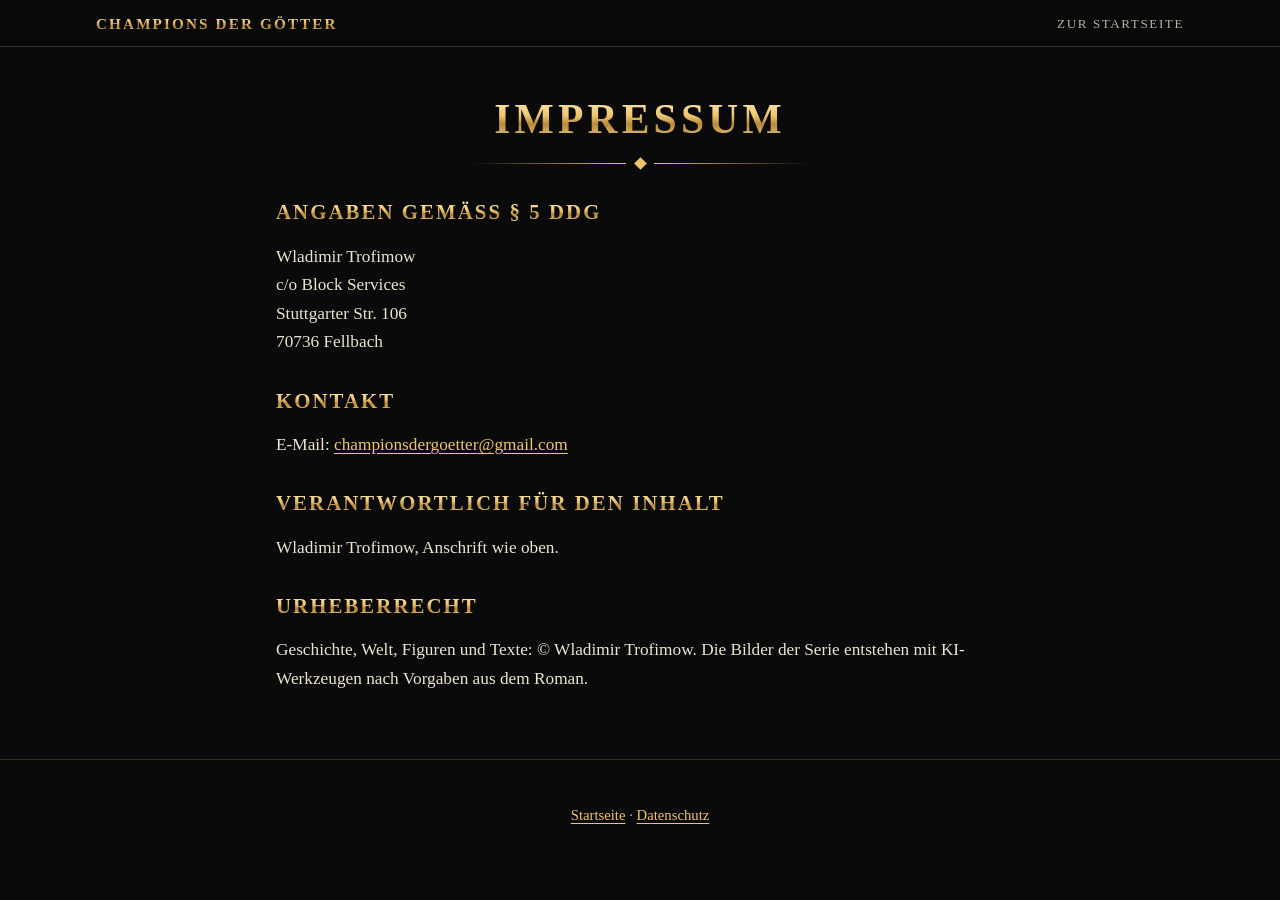
<file: impressum.html>
<!doctype html>
<html lang="de">
<head>
  <meta charset="utf-8">
  <meta name="viewport" content="width=device-width, initial-scale=1">
  <title>Impressum – Champions der Götter</title>
  <meta name="robots" content="noindex">
  <meta name="theme-color" content="#0b0a0a">
  <link rel="icon" href="favicon.svg" type="image/svg+xml">
  <link rel="stylesheet" href="style.css">
</head>
<body>
<header class="kopf">
  <div class="kopf-innen">
    <a class="marke" href="index.html">Champions der Götter</a>
    <nav aria-label="Hauptnavigation"><ul><li><a href="index.html">Zur Startseite</a></li></ul></nav>
  </div>
</header>
<main class="text-seite">
  <h1>Impressum</h1>
  <div class="zier" aria-hidden="true"><span></span></div>
  <h2>Angaben gemäß § 5 DDG</h2>
  <p>Wladimir Trofimow<br>
    c/o Block Services<br>
    Stuttgarter Str. 106<br>
    70736 Fellbach</p>
  <h2>Kontakt</h2>
  <p>E-Mail: <a href="&#109;&#97;&#105;&#108;&#116;&#111;&#58;&#99;&#104;&#97;&#109;&#112;&#105;&#111;&#110;&#115;&#100;&#101;&#114;&#103;&#111;&#101;&#116;&#116;&#101;&#114;&#64;&#103;&#109;&#97;&#105;&#108;&#46;&#99;&#111;&#109;">&#99;&#104;&#97;&#109;&#112;&#105;&#111;&#110;&#115;&#100;&#101;&#114;&#103;&#111;&#101;&#116;&#116;&#101;&#114;&#64;&#103;&#109;&#97;&#105;&#108;&#46;&#99;&#111;&#109;</a></p>
  <h2>Verantwortlich für den Inhalt</h2>
  <p>Wladimir Trofimow, Anschrift wie oben.</p>
  <h2>Urheberrecht</h2>
  <p>Geschichte, Welt, Figuren und Texte: © Wladimir Trofimow. Die Bilder der Serie entstehen mit KI-Werkzeugen
    nach Vorgaben aus dem Roman.</p>
</main>
<footer class="fuss"><p><a href="index.html">Startseite</a> · <a href="datenschutz.html">Datenschutz</a></p></footer>
</body>
</html>
</file>
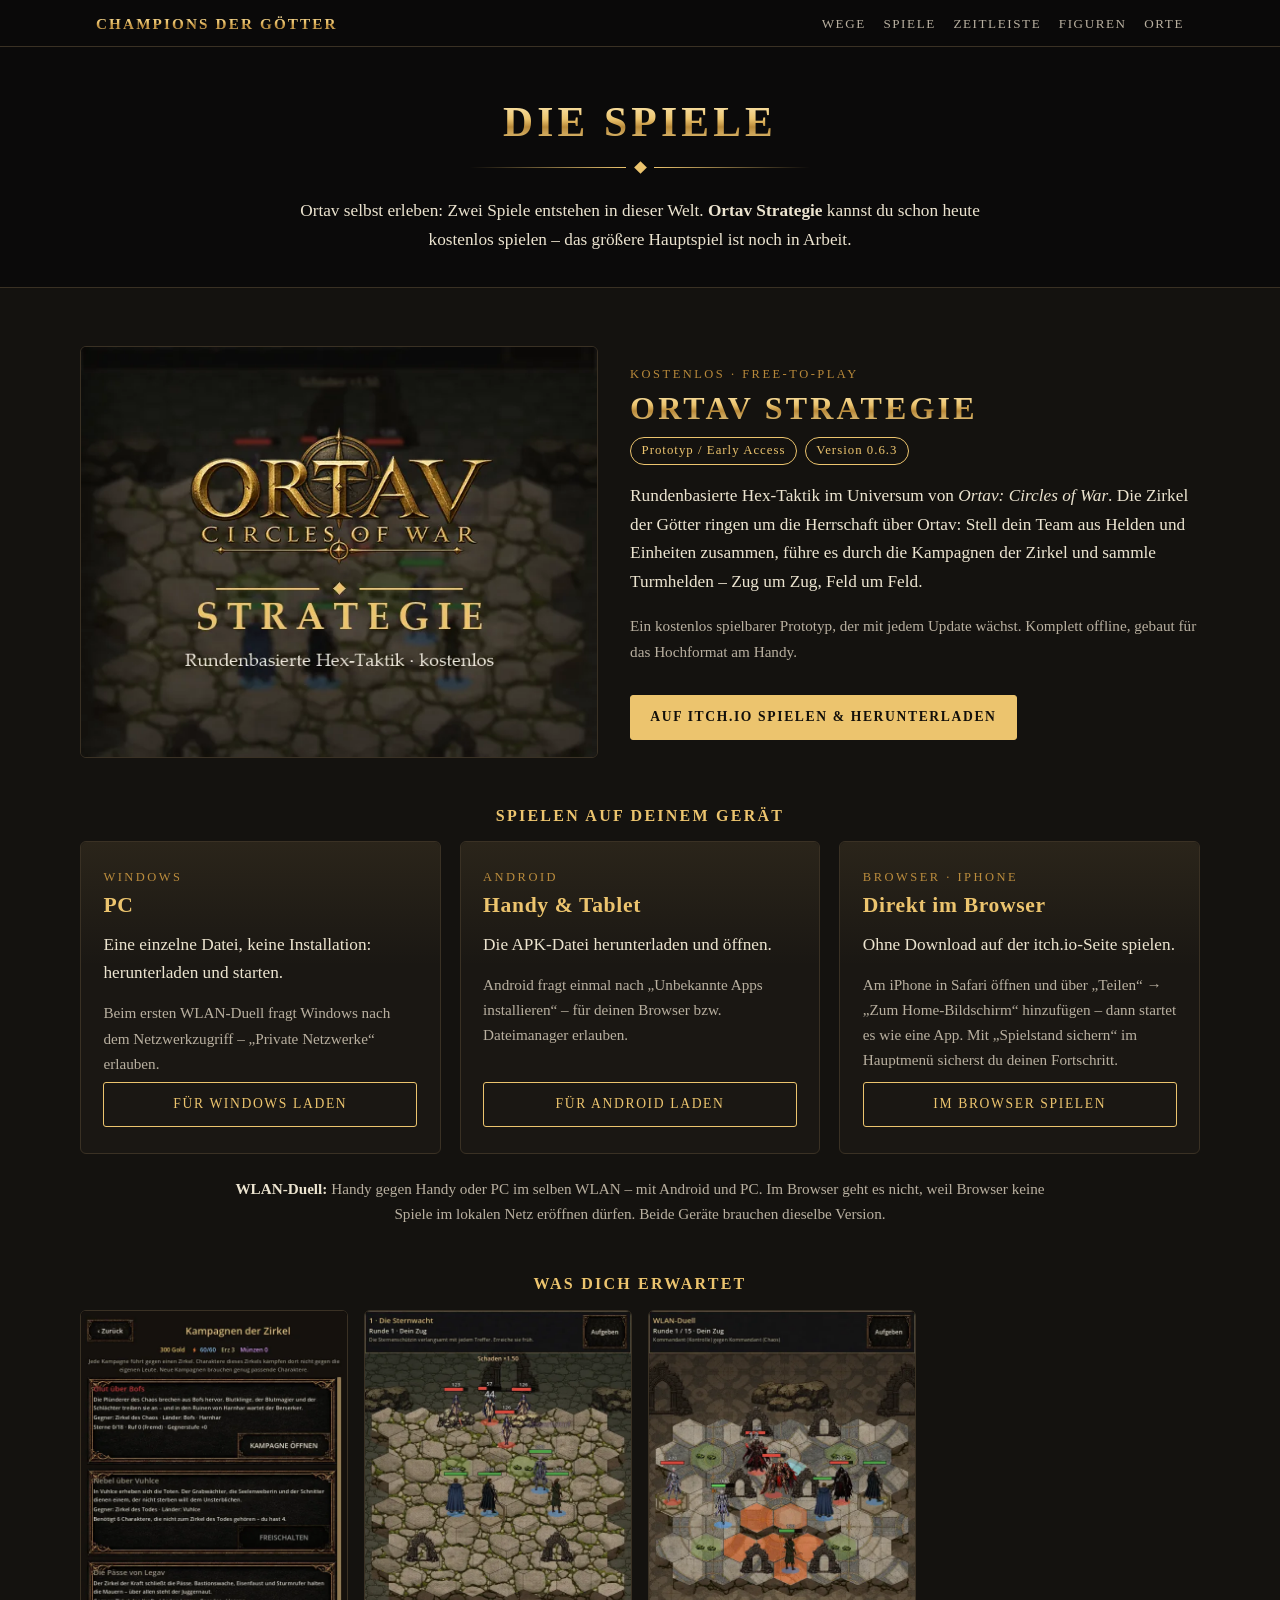
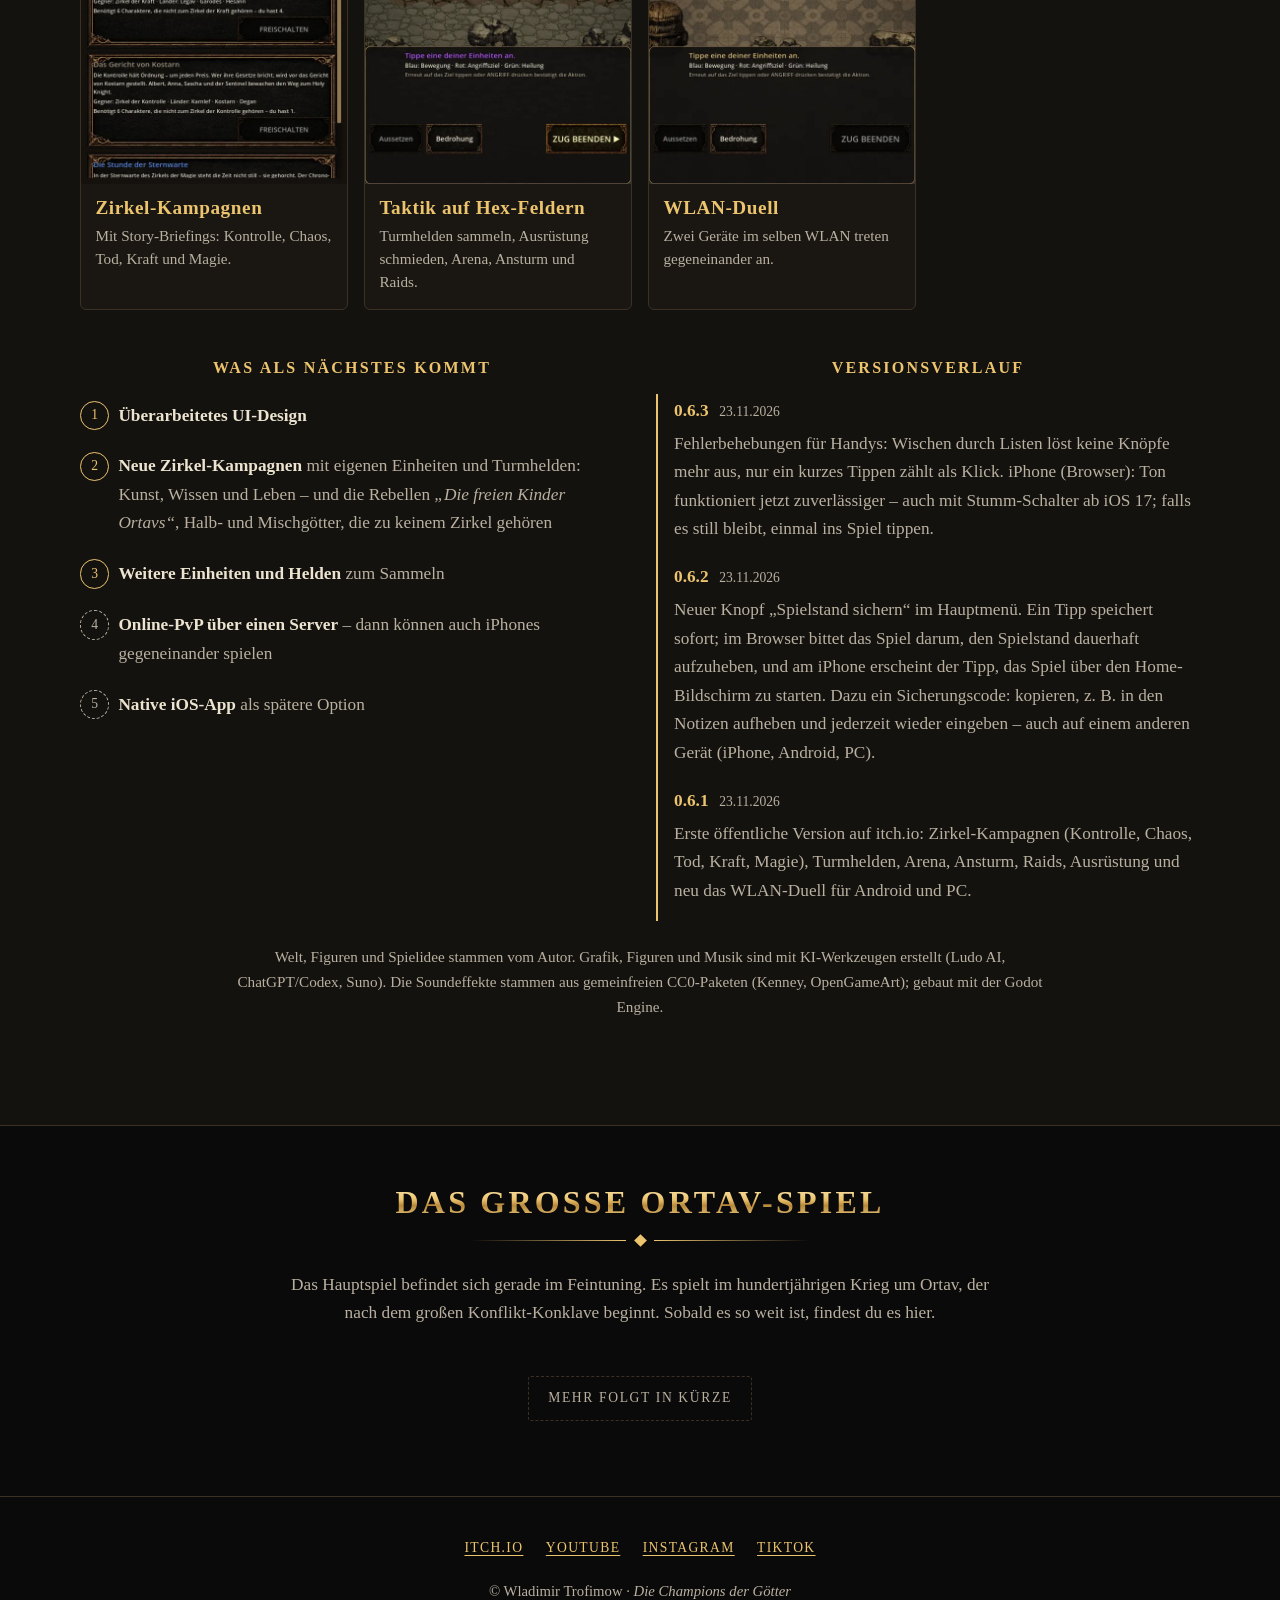
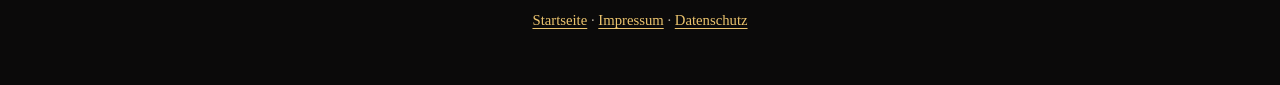
<file: spiele.html>
<!doctype html>
<html lang="de">
<head>
  <meta charset="utf-8">
  <meta name="viewport" content="width=device-width, initial-scale=1">
  <title>Die Spiele – Champions der Götter</title>
  <meta name="description" content="Ortav Strategie: kostenlos spielbarer Prototyp mit rundenbasierter Hex-Taktik für PC, Android und Browser/iPhone – und ein Ausblick auf das große Ortav-Spiel.">
  <meta name="theme-color" content="#0b0a0a">
  <meta property="og:type" content="website">
  <meta property="og:url" content="https://championsdergoetter-dotcom.github.io/spiele.html">
  <meta property="og:title" content="Ortav Strategie – kostenlos spielen">
  <meta property="og:description" content="Rundenbasierte Hex-Taktik im Universum von Ortav – für PC, Android und Browser/iPhone.">
  <meta property="og:image" content="https://championsdergoetter-dotcom.github.io/img/vorschau.jpg">
  <link rel="icon" href="favicon.svg" type="image/svg+xml">
  <link rel="stylesheet" href="style.css">
</head>
<body>
<a class="skip" href="#inhalt">Zum Inhalt springen</a>

<header class="kopf">
  <div class="kopf-innen">
    <a class="marke" href="index.html">Champions der Götter</a>
    <nav aria-label="Hauptnavigation">
      <ul>
        <li><a href="index.html#wege">Wege</a></li>
        <li><a href="spiele.html" aria-current="page">Spiele</a></li>
        <li><a href="index.html#zeitleiste">Zeitleiste</a></li>
        <li><a href="index.html#figuren">Figuren</a></li>
        <li><a href="index.html#orte">Orte</a></li>
      </ul>
    </nav>
  </div>
</header>

<main id="inhalt">
  <section class="einleitung" aria-labelledby="spiele-titel">
    <h1 id="spiele-titel">Die Spiele</h1>
    <div class="zier" aria-hidden="true"><span></span></div>
    <p>Ortav selbst erleben: Zwei Spiele entstehen in dieser Welt. <strong>Ortav Strategie</strong> kannst du schon heute
      kostenlos spielen – das größere Hauptspiel ist noch in Arbeit.</p>
  </section>

  <!-- ===================== ORTAV STRATEGIE ===================== -->
  <section class="abschnitt" id="strategie" aria-labelledby="strat-titel">
    <div class="innen">
      <div class="spiel-kopf">
        <img src="img/spiel-strategie-cover.webp" width="630" height="500"
             alt="Logo „Ortav – Circles of War“ mit dem Schriftzug „Strategie“ vor einem Hex-Schlachtfeld">
        <div>
          <p class="art">Kostenlos · Free-to-Play</p>
          <h2 id="strat-titel" class="links">Ortav Strategie</h2>
          <p class="abzeichen"><span>Prototyp / Early Access</span><span>Version 0.6.3</span></p>
          <p>Rundenbasierte Hex-Taktik im Universum von <em>Ortav: Circles of War</em>. Die Zirkel der Götter ringen um
            die Herrschaft über Ortav: Stell dein Team aus Helden und Einheiten zusammen, führe es durch die Kampagnen
            der Zirkel und sammle Turmhelden – Zug um Zug, Feld um Feld.</p>
          <p class="klein">Ein kostenlos spielbarer Prototyp, der mit jedem Update wächst. Komplett offline, gebaut für das
            Hochformat am Handy.</p>
          <a class="knopf voll" href="https://summate69.itch.io/ortav-strategie" rel="noopener">Auf itch.io spielen &amp; herunterladen</a>
        </div>
      </div>

      <h3 class="gruppe">Spielen auf deinem Gerät</h3>
      <div class="plattformen">
        <article class="weg">
          <p class="art">Windows</p>
          <h3>PC</h3>
          <p>Eine einzelne Datei, keine Installation: herunterladen und starten.</p>
          <p class="klein">Beim ersten WLAN-Duell fragt Windows nach dem Netzwerkzugriff – „Private Netzwerke“ erlauben.</p>
          <a class="knopf" href="https://summate69.itch.io/ortav-strategie" rel="noopener">Für Windows laden</a>
        </article>
        <article class="weg">
          <p class="art">Android</p>
          <h3>Handy &amp; Tablet</h3>
          <p>Die APK-Datei herunterladen und öffnen.</p>
          <p class="klein">Android fragt einmal nach „Unbekannte Apps installieren“ – für deinen Browser bzw. Dateimanager erlauben.</p>
          <a class="knopf" href="https://summate69.itch.io/ortav-strategie" rel="noopener">Für Android laden</a>
        </article>
        <article class="weg">
          <p class="art">Browser · iPhone</p>
          <h3>Direkt im Browser</h3>
          <p>Ohne Download auf der itch.io-Seite spielen.</p>
          <p class="klein">Am iPhone in Safari öffnen und über „Teilen“ → „Zum Home-Bildschirm“ hinzufügen – dann startet es wie eine App.
            Mit „Spielstand sichern“ im Hauptmenü sicherst du deinen Fortschritt.</p>
          <a class="knopf" href="https://summate69.itch.io/ortav-strategie" rel="noopener">Im Browser spielen</a>
        </article>
      </div>
      <p class="hinweis-zeile"><strong>WLAN-Duell:</strong> Handy gegen Handy oder PC im selben WLAN – mit Android und PC.
        Im Browser geht es nicht, weil Browser keine Spiele im lokalen Netz eröffnen dürfen. Beide Geräte brauchen dieselbe Version.</p>

      <h3 class="gruppe">Was dich erwartet</h3>
      <div class="karten bildschirme">
        <figure class="karte">
          <a class="bild" href="img/spiel-strategie-kampagnen.webp"><img src="img/spiel-strategie-kampagnen.webp" width="540" height="960" loading="lazy" alt="Bildschirm „Kampagnen der Zirkel“ mit mehreren Kampagnen-Karten"></a>
          <figcaption><h3>Zirkel-Kampagnen</h3><p>Mit Story-Briefings: Kontrolle, Chaos, Tod, Kraft und Magie.</p></figcaption>
        </figure>
        <figure class="karte">
          <a class="bild" href="img/spiel-strategie-kampf-magie.webp"><img src="img/spiel-strategie-kampf-magie.webp" width="540" height="960" loading="lazy" alt="Ein Gefecht auf einem steinernen Hex-Spielfeld mit Einheiten beider Seiten"></a>
          <figcaption><h3>Taktik auf Hex-Feldern</h3><p>Turmhelden sammeln, Ausrüstung schmieden, Arena, Ansturm und Raids.</p></figcaption>
        </figure>
        <figure class="karte">
          <a class="bild" href="img/spiel-strategie-wlan-duell.webp"><img src="img/spiel-strategie-wlan-duell.webp" width="540" height="960" loading="lazy" alt="Ein WLAN-Duell zwischen zwei Spielern auf dem Hex-Spielfeld"></a>
          <figcaption><h3>WLAN-Duell</h3><p>Zwei Geräte im selben WLAN treten gegeneinander an.</p></figcaption>
        </figure>
      </div>

      <div class="zwei-spalten">
        <div>
          <h3 class="gruppe">Was als Nächstes kommt</h3>
          <ol class="roadmap">
            <li><strong>Überarbeitetes UI-Design</strong></li>
            <li><strong>Neue Zirkel-Kampagnen</strong> mit eigenen Einheiten und Turmhelden: Kunst, Wissen und Leben –
              und die Rebellen <em>„Die freien Kinder Ortavs“</em>, Halb- und Mischgötter, die zu keinem Zirkel gehören</li>
            <li><strong>Weitere Einheiten und Helden</strong> zum Sammeln</li>
            <li class="spaeter"><strong>Online-PvP über einen Server</strong> – dann können auch iPhones gegeneinander spielen</li>
            <li class="spaeter"><strong>Native iOS-App</strong> als spätere Option</li>
          </ol>
        </div>
        <div>
          <h3 class="gruppe">Versionsverlauf</h3>
          <ul class="verlauf">
            <li><span class="version">0.6.3</span> <span class="datum">23.11.2026</span>
              <p>Fehlerbehebungen für Handys: Wischen durch Listen löst keine Knöpfe mehr aus, nur ein kurzes Tippen zählt als Klick. iPhone (Browser): Ton funktioniert jetzt zuverlässiger – auch mit Stumm-Schalter ab iOS 17; falls es still bleibt, einmal ins Spiel tippen.</p></li>
            <li><span class="version">0.6.2</span> <span class="datum">23.11.2026</span>
              <p>Neuer Knopf „Spielstand sichern“ im Hauptmenü. Ein Tipp speichert sofort; im Browser bittet das Spiel darum, den Spielstand dauerhaft aufzuheben, und am iPhone erscheint der Tipp, das Spiel über den Home-Bildschirm zu starten. Dazu ein Sicherungscode: kopieren, z. B. in den Notizen aufheben und jederzeit wieder eingeben – auch auf einem anderen Gerät (iPhone, Android, PC).</p></li>
            <li><span class="version">0.6.1</span> <span class="datum">23.11.2026</span>
              <p>Erste öffentliche Version auf itch.io: Zirkel-Kampagnen (Kontrolle, Chaos, Tod, Kraft, Magie), Turmhelden,
                Arena, Ansturm, Raids, Ausrüstung und neu das WLAN-Duell für Android und PC.</p></li>
          </ul>
        </div>
      </div>

      <p class="hinweis-zeile">Welt, Figuren und Spielidee stammen vom Autor. Grafik, Figuren und Musik sind mit KI-Werkzeugen
        erstellt (Ludo AI, ChatGPT/Codex, Suno). Die Soundeffekte stammen aus gemeinfreien CC0-Paketen (Kenney, OpenGameArt);
        gebaut mit der Godot Engine.</p>
    </div>
  </section>

  <!-- ===================== HAUPTSPIEL ===================== -->
  <section class="abschnitt" id="hauptspiel" aria-labelledby="haupt-titel">
    <div class="innen">
      <h2 id="haupt-titel">Das große Ortav-Spiel</h2>
      <div class="zier" aria-hidden="true"><span></span></div>
      <p class="lead">Das Hauptspiel befindet sich gerade im Feintuning. Es spielt im hundertjährigen Krieg um Ortav,
        der nach dem großen Konflikt-Konklave beginnt. Sobald es so weit ist, findest du es hier.</p>
      <p style="text-align:center"><span class="knopf aus">Mehr folgt in Kürze</span></p>
    </div>
  </section>
</main>

<footer class="fuss">
  <ul class="kanaele">
    <li><a href="https://summate69.itch.io/ortav-strategie" rel="noopener">itch.io</a></li>
    <li><a href="https://www.youtube.com/@DieChampionsderG%C3%B6tterOffiziell" rel="noopener">YouTube</a></li>
    <li><a href="https://www.instagram.com/championsdergoetter" rel="noopener">Instagram</a></li>
    <li><a href="https://www.tiktok.com/@champions.der.gtt" rel="noopener">TikTok</a></li>
  </ul>
  <p>© Wladimir Trofimow · <em>Die Champions der Götter</em></p>
  <p><a href="index.html">Startseite</a> · <a href="impressum.html">Impressum</a> · <a href="datenschutz.html">Datenschutz</a></p>
</footer>
</body>
</html>
</file>
<file: style.css>
/* Champions der Götter – Ortav. Reines CSS, keine externen Schriften oder Skripte. */
:root {
  --bg: #0b0a0a;
  --bg-2: #14120f;
  --panel: #1a1713;
  --line: #3a3124;
  --gold: #ecc46e;
  --gold-hell: #fff0c4;
  --gold-dunkel: #b8893a;
  --text: #ece4d0;
  --text-2: #b9b0a0;
  --serif: "Palatino Linotype", "Book Antiqua", Palatino, "URW Palladio L", "P052", Georgia, serif;
  --max: 1120px;
}

* { box-sizing: border-box; }
html { scroll-behavior: smooth; -webkit-text-size-adjust: 100%; }
body {
  margin: 0;
  background: var(--bg);
  color: var(--text);
  font-family: var(--serif);
  font-size: 1.08rem;
  line-height: 1.65;
}
img { max-width: 100%; height: auto; display: block; }
a { color: var(--gold); text-underline-offset: 3px; }
a:hover { color: var(--gold-hell); }
:focus-visible { outline: 2px solid var(--gold); outline-offset: 3px; }

.skip { position: absolute; left: -999px; top: 0; background: var(--gold); color: #000; padding: .5rem 1rem; z-index: 20; }
.skip:focus { left: 1rem; }

/* ---------- Kopfleiste ---------- */
.kopf {
  position: sticky; top: 0; z-index: 10;
  background: rgba(11, 10, 10, .92);
  backdrop-filter: blur(6px);
  border-bottom: 1px solid var(--line);
}
.kopf-innen {
  max-width: var(--max); margin: 0 auto; padding: .55rem 16px;
  display: flex; align-items: center; gap: 1.2rem;
}
.marke {
  font-weight: bold; letter-spacing: .14em; text-transform: uppercase;
  text-decoration: none; white-space: nowrap; font-size: .95rem;
  background: linear-gradient(180deg, var(--gold-hell) 0%, var(--gold) 45%, var(--gold-dunkel) 60%, #f7dd96 100%);
  -webkit-background-clip: text; background-clip: text; color: transparent;
}
.kopf nav { overflow-x: auto; scrollbar-width: none; margin-left: auto; }
.kopf nav::-webkit-scrollbar { display: none; }
.kopf nav ul { display: flex; gap: 1.1rem; list-style: none; margin: 0; padding: 0; }
.kopf nav a {
  color: var(--text-2); text-decoration: none; white-space: nowrap;
  font-size: .82rem; letter-spacing: .12em; text-transform: uppercase;
}
.kopf nav a:hover { color: var(--gold); }

/* ---------- Titel ---------- */
.titel { background: #000; border-bottom: 1px solid var(--line); }
.titel img { width: 100%; max-width: 1600px; margin: 0 auto; }

.einleitung { max-width: 760px; margin: 0 auto; padding: 3.2rem 16px 1rem; text-align: center; }
.motto { font-style: italic; color: var(--text-2); margin: 0 0 1.4rem; }

/* ---------- Überschriften ---------- */
h1, h2, h3 { font-weight: bold; line-height: 1.2; }
h1, h2 {
  letter-spacing: .1em; text-transform: uppercase; text-align: center;
  background: linear-gradient(180deg, var(--gold-hell) 0%, var(--gold) 42%, var(--gold-dunkel) 58%, #f7dd96 100%);
  -webkit-background-clip: text; background-clip: text; color: transparent;
}
h1 { font-size: clamp(1.7rem, 5vw, 2.6rem); margin: 0 0 .4rem; }
h2 { font-size: clamp(1.4rem, 4vw, 2rem); margin: 0; }
h3 { color: var(--gold); font-size: 1.2rem; margin: 0 0 .35rem; letter-spacing: .03em; }

.zier {
  display: flex; align-items: center; justify-content: center; gap: .6rem;
  margin: .9rem auto 1.6rem; max-width: 340px; color: var(--gold);
}
.zier::before, .zier::after { content: ""; flex: 1; height: 1px; background: linear-gradient(90deg, transparent, var(--gold)); }
.zier::after { background: linear-gradient(90deg, var(--gold), transparent); }
.zier span { width: 9px; height: 9px; background: var(--gold); transform: rotate(45deg); }

/* ---------- Abschnitte ---------- */
.abschnitt { padding: 3.6rem 16px; scroll-margin-top: 2.6rem; }
.abschnitt:nth-of-type(even) { background: var(--bg-2); border-top: 1px solid var(--line); border-bottom: 1px solid var(--line); }
.innen { max-width: var(--max); margin: 0 auto; }
.lead { max-width: 720px; margin: 0 auto 2rem; text-align: center; color: var(--text-2); }
.lead strong { color: var(--text); }

/* ---------- Drei Wege ---------- */
.wege { display: grid; grid-template-columns: repeat(auto-fit, minmax(260px, 1fr)); gap: 1.2rem; }
.weg {
  background: var(--panel); border: 1px solid var(--line); border-radius: 6px;
  padding: 1.6rem 1.4rem; display: flex; flex-direction: column;
  position: relative;
}
.weg::before {
  content: ""; position: absolute; inset: 0; border-radius: 6px; pointer-events: none;
  background: linear-gradient(180deg, rgba(236,196,110,.08), transparent 40%);
}
.weg .art { font-size: .78rem; letter-spacing: .2em; text-transform: uppercase; color: var(--gold-dunkel); margin: 0 0 .3rem; }
.weg h3 { font-size: 1.35rem; }
.weg p { margin: .4rem 0; }
.weg .klein { color: var(--text-2); font-size: .95rem; }
.weg .knopf { margin-top: auto; }

.knopf {
  display: inline-block; margin-top: 1rem; padding: .65rem 1.2rem;
  border: 1px solid var(--gold); border-radius: 3px;
  color: var(--gold); text-decoration: none; text-align: center;
  letter-spacing: .12em; text-transform: uppercase; font-size: .85rem;
}
.knopf:hover { background: var(--gold); color: #120f0a; }

/* Platzhalter: noch vom Autor zu ergänzen (vor Veröffentlichung entfernen) */
.offen {
  display: inline-block; border: 1px dashed var(--gold); color: var(--gold);
  background: rgba(236,196,110,.08); padding: .15rem .5rem; border-radius: 3px;
  font-size: .85rem; font-style: italic;
}

/* ---------- Zeitleiste ---------- */
.zeitleiste { list-style: none; margin: 0 auto; padding: 0; max-width: 820px; position: relative; }
.zeitleiste::before {
  content: ""; position: absolute; left: 11px; top: .4rem; bottom: .4rem; width: 2px;
  background: linear-gradient(180deg, var(--gold), var(--gold-dunkel) 80%, transparent);
}
.zeitleiste > li { position: relative; padding: 0 0 2rem 2.6rem; }
.zeitleiste > li::before {
  content: ""; position: absolute; left: 5px; top: .45rem; width: 14px; height: 14px;
  background: var(--bg); border: 2px solid var(--gold); transform: rotate(45deg);
}
.zeitleiste > li.spiel::before { background: var(--gold); }
.zeitleiste .epoche { font-size: .78rem; letter-spacing: .18em; text-transform: uppercase; color: var(--gold-dunkel); margin: 0; }
.zeitleiste h3 { margin: .1rem 0 .3rem; }
.zeitleiste p { margin: .3rem 0; color: var(--text-2); }
.marken { display: flex; flex-wrap: wrap; gap: .4rem; margin-top: .5rem; padding: 0; list-style: none; }
.marken li {
  font-size: .8rem; padding: .12rem .55rem; border-radius: 999px;
  border: 1px solid var(--line); color: var(--text); background: var(--panel);
}
.marken li.buch { border-color: #6d5a3a; }
.marken li.serie { border-color: #3d5a7a; }
.marken li.spiel { border-color: var(--gold); color: var(--gold); }
.marken li.wip { border-style: dashed; color: var(--text-2); }
.nebenstrang {
  max-width: 820px; margin: .5rem auto 0; padding: 1rem 1.2rem;
  border: 1px solid var(--line); border-radius: 6px; background: var(--panel); color: var(--text-2);
}
.nebenstrang strong { color: var(--text); }

/* ---------- Galerien ---------- */
.gruppe { margin: 0 0 1rem; text-align: center; color: var(--gold); letter-spacing: .14em; text-transform: uppercase; font-size: 1rem; }
.gruppe + .lead { margin-bottom: 1.4rem; }
.karten { display: grid; grid-template-columns: repeat(auto-fill, minmax(200px, 1fr)); gap: 1rem; margin-bottom: 3rem; }
.karten.orte { grid-template-columns: repeat(auto-fill, minmax(280px, 1fr)); }
.karte {
  margin: 0; background: var(--panel); border: 1px solid var(--line); border-radius: 6px; overflow: hidden;
  display: flex; flex-direction: column;
}
.karte a.bild { display: block; overflow: hidden; background: #000; }
.karte img { width: 100%; aspect-ratio: 3 / 4; object-fit: cover; object-position: top center; transition: transform .4s ease; }
.karten.orte .karte img { aspect-ratio: 4 / 3; object-position: center; }
.karte a.bild:hover img { transform: scale(1.04); }
.karte figcaption { padding: .8rem .9rem 1rem; }
.karte .rolle { display: block; font-size: .75rem; letter-spacing: .16em; text-transform: uppercase; color: var(--gold-dunkel); margin-bottom: .2rem; }
.karte p { margin: 0; font-size: .95rem; color: var(--text-2); line-height: 1.5; }

/* ---------- Wie das entsteht ---------- */
.entstehung { max-width: 760px; margin: 0 auto; }
.entstehung ul { padding-left: 1.2rem; }
.entstehung li { margin: .4rem 0; }
.entstehung li strong { color: var(--gold); }

/* ---------- Fuß ---------- */
.fuss { border-top: 1px solid var(--line); padding: 2.4rem 16px 3rem; text-align: center; color: var(--text-2); font-size: .92rem; }
.fuss .kanaele { display: flex; flex-wrap: wrap; justify-content: center; gap: .6rem 1.4rem; list-style: none; padding: 0; margin: 0 0 1.2rem; }
.fuss .kanaele a { letter-spacing: .1em; text-transform: uppercase; font-size: .85rem; }
.fuss p { margin: .3rem 0; }

/* ---------- Unterseiten (Impressum, Datenschutz) ---------- */
.text-seite { max-width: 760px; margin: 0 auto; padding: 3rem 16px; }
.text-seite h2 { text-align: left; font-size: 1.3rem; margin-top: 2rem; }

@media (max-width: 640px) {
  body { font-size: 1.02rem; }
  .kopf-innen { gap: .8rem; }
  .marke { font-size: .8rem; letter-spacing: .1em; }
  .abschnitt { padding: 2.6rem 16px; }
  .karten { grid-template-columns: repeat(2, 1fr); gap: .7rem; }
  .karten.orte { grid-template-columns: 1fr; }
  .karte figcaption { padding: .6rem .65rem .8rem; }
  .karte p { font-size: .88rem; }
}
@media (prefers-reduced-motion: reduce) {
  html { scroll-behavior: auto; }
  .karte img { transition: none; }
}

/* Knopf ohne Ziel (Link folgt) */
.knopf.aus { border-style: dashed; border-color: var(--line); color: var(--text-2); cursor: default; }
.knopf.aus:hover { background: none; color: var(--text-2); }

/* ---------- Spiele-Seite ---------- */
h2.links { text-align: left; }
.art { font-size: .78rem; letter-spacing: .2em; text-transform: uppercase; color: var(--gold-dunkel); margin: 0 0 .3rem; }
.spiel-kopf { display: grid; grid-template-columns: minmax(0, 1fr) minmax(0, 1.1fr); gap: 2rem; align-items: center; margin-bottom: 3rem; }
.spiel-kopf img { border: 1px solid var(--line); border-radius: 6px; width: 100%; }
.spiel-kopf .klein { color: var(--text-2); font-size: .95rem; }
.abzeichen { display: flex; flex-wrap: wrap; gap: .5rem; margin: .6rem 0 1rem; }
.abzeichen span { font-size: .8rem; letter-spacing: .08em; padding: .15rem .65rem; border-radius: 999px; border: 1px solid var(--gold); color: var(--gold); }
.knopf.voll { background: var(--gold); color: #120f0a; font-weight: bold; }
.knopf.voll:hover { background: var(--gold-hell); }
.plattformen { display: grid; grid-template-columns: repeat(auto-fit, minmax(240px, 1fr)); gap: 1.2rem; }
.plattformen .knopf { margin-top: auto; }
.hinweis-zeile { max-width: 820px; margin: 1.4rem auto 3rem; color: var(--text-2); font-size: .95rem; text-align: center; }
.hinweis-zeile strong { color: var(--text); }
.karten.bildschirme { grid-template-columns: repeat(auto-fill, minmax(220px, 1fr)); }
.karten.bildschirme .karte img { aspect-ratio: 9 / 16; }
.zwei-spalten { display: grid; grid-template-columns: repeat(auto-fit, minmax(300px, 1fr)); gap: 2rem; }
.roadmap { margin: 0; padding: 0; list-style: none; counter-reset: r; }
.roadmap li { position: relative; padding: .5rem 0 .9rem 2.4rem; color: var(--text-2); }
.roadmap li strong { color: var(--text); }
.roadmap li::before {
  counter-increment: r; content: counter(r); position: absolute; left: 0; top: .45rem;
  width: 1.7rem; height: 1.7rem; border: 1px solid var(--gold); border-radius: 50%;
  color: var(--gold); font-size: .85rem; display: grid; place-items: center;
}
.roadmap li.spaeter::before { border-style: dashed; color: var(--text-2); border-color: var(--text-2); }
.verlauf { list-style: none; margin: 0; padding: 0; }
.verlauf li { border-left: 2px solid var(--gold); padding: .2rem 0 1rem 1rem; }
.verlauf .version { color: var(--gold); font-weight: bold; }
.verlauf .datum { color: var(--text-2); font-size: .85rem; margin-left: .4rem; }
.verlauf p { margin: .3rem 0 0; color: var(--text-2); }
.spiele-zwei { display: grid; grid-template-columns: 1fr; gap: .8rem; margin: .4rem 0; }
.spiele-zwei .eintrag { border-top: 1px solid var(--line); padding-top: .7rem; }
.spiele-zwei .eintrag:first-child { border-top: 0; padding-top: 0; }
@media (max-width: 760px) {
  .spiel-kopf { grid-template-columns: 1fr; gap: 1.2rem; }
}
</file>
